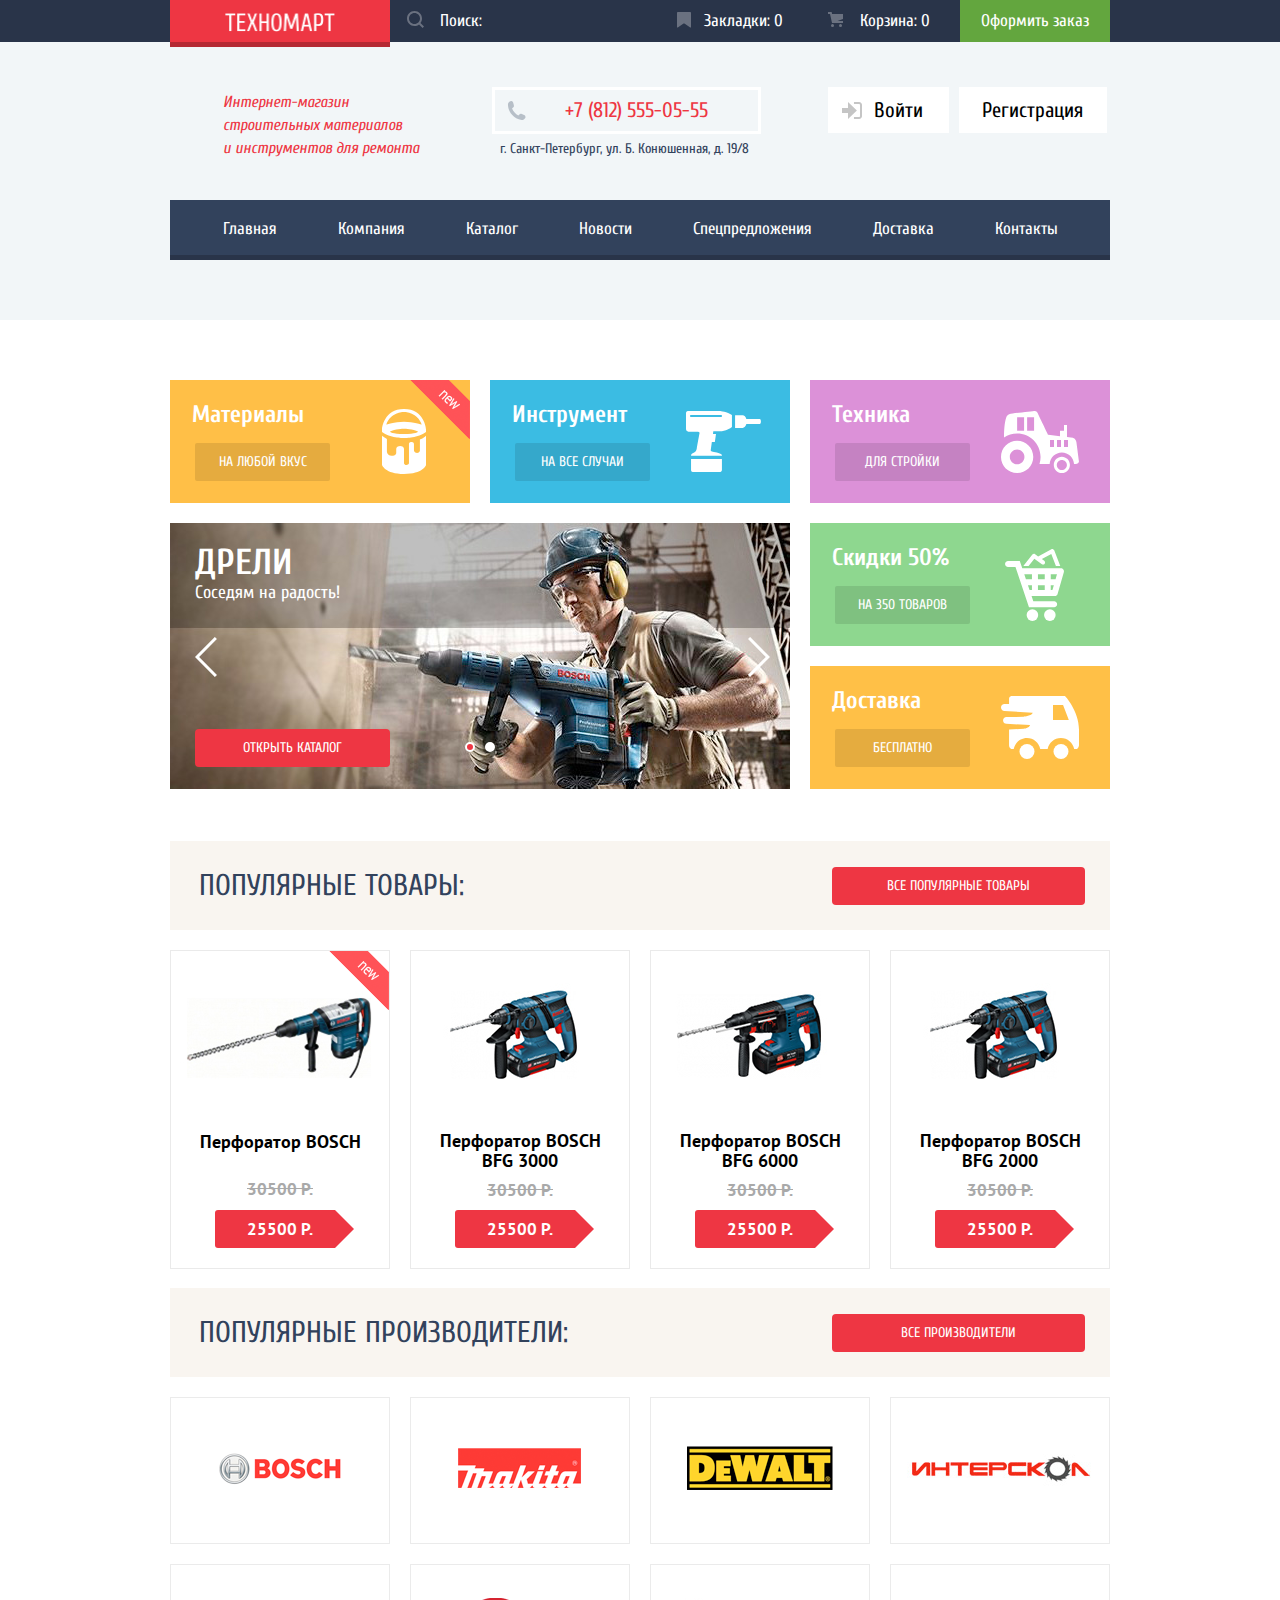
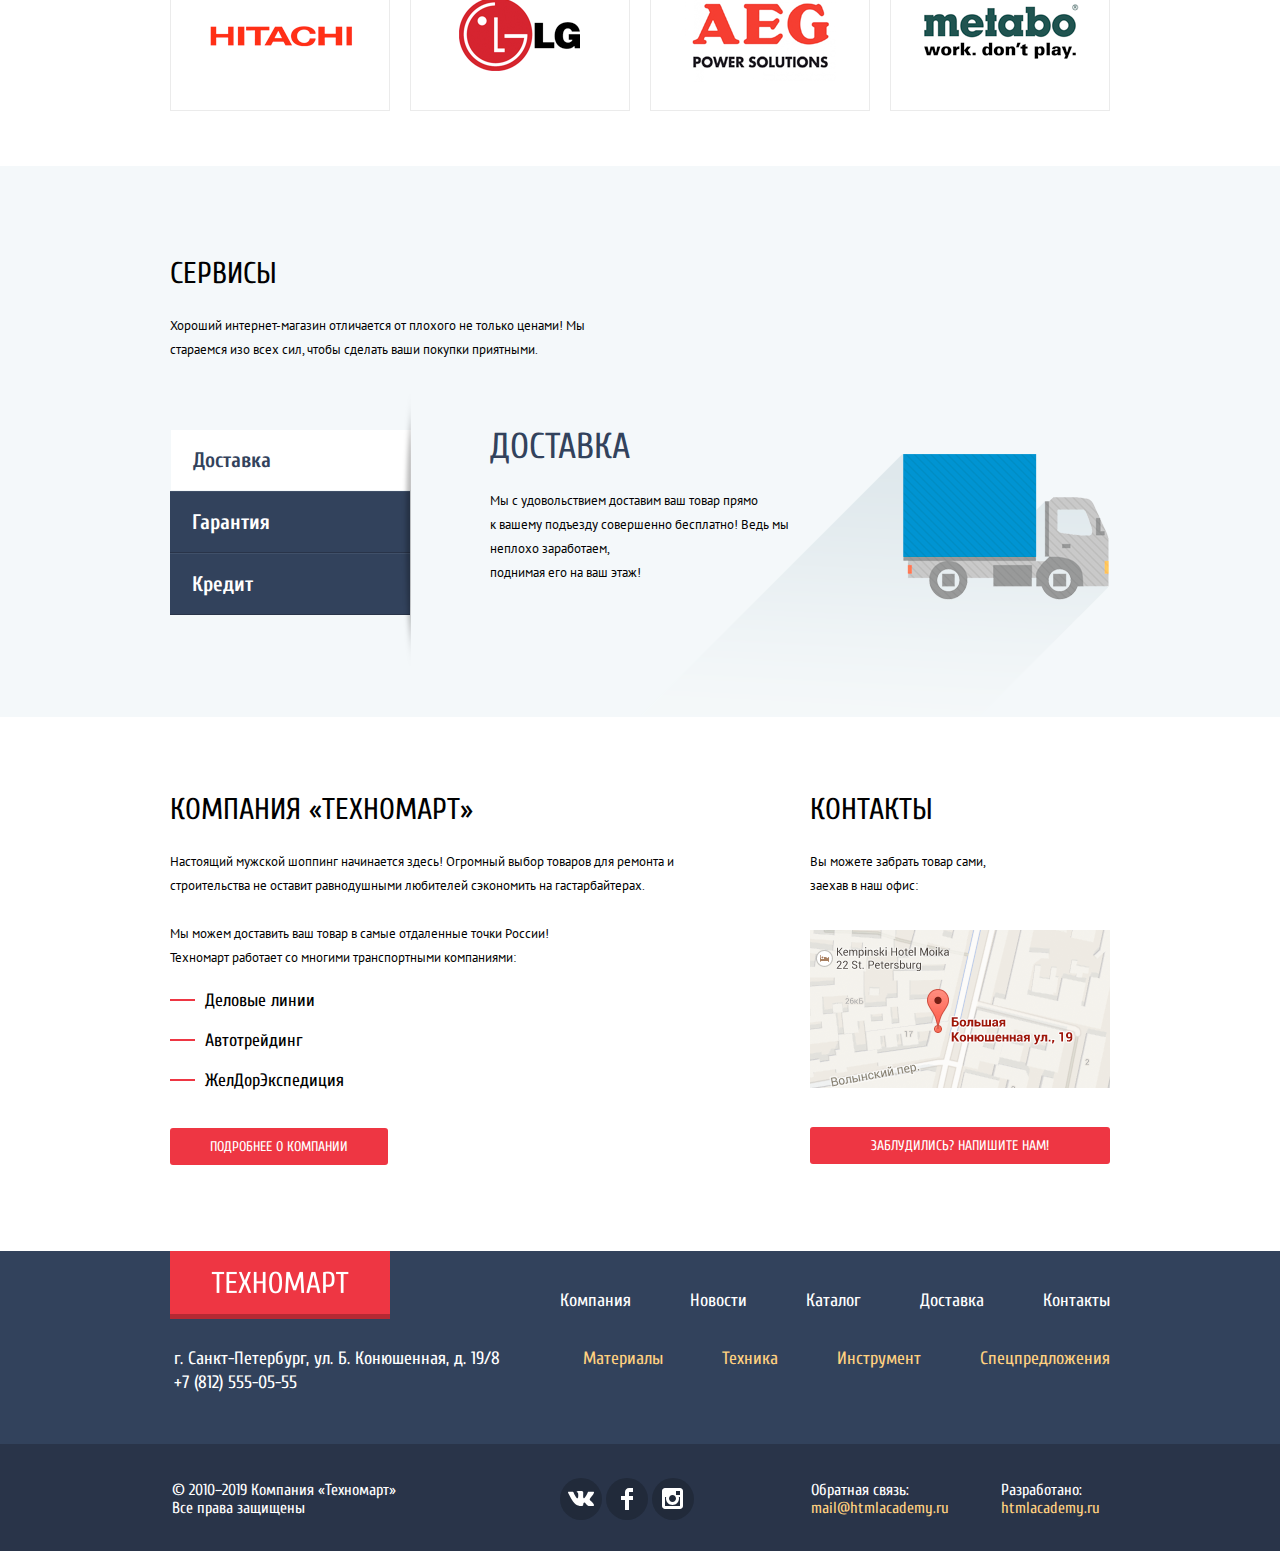
<file: index.html>
<!DOCTYPE html>
<html lang="ru">
  <head>
    <meta charset="utf-8">
    <title>HTML Academy: Техномарт</title>
    <link href="https://fonts.googleapis.com/css?family=Cuprum:400,400i,700%7CPT+Sans:400,700&display=swap&subset=cyrillic" rel="stylesheet">
    <link href="css/normalize.min.css" rel="stylesheet">
    <link href="css/style.min.css" rel="stylesheet">
  </head>
  <body>
    <header>
      <div class="header-top-container">
        <div class="header-top-line">
          <div class="logo-and-search">
            <a class="logo-header" href="index.html" aria-label="Логотип магазина Техномарт">
              <img src="img/logo-header.png" width="110" height="19" alt="Техномарт">
            </a>
            <form class="search-form" method="get" action="https://echo.htmlacademy.ru">
              <label class="visually-hidden" for="search">Поиск</label>
              <input type="search" id="search" placeholder="Поиск:">
              <button class="search-submit-btn" type="submit" aria-label="Поиск по сайту">
                <svg xmlns="http://www.w3.org/2000/svg" width="17px" height="17px" viewBox="0 0 17 17">
	                <path d="M17,15.586l-3.542-3.542C14.421,10.782,15,9.21,15,7.5C15,3.358,11.643,0,7.5,0C3.358,0,0,3.358,0,7.5
  		               C0,11.643,3.358,15,7.5,15c1.71,0,3.282-0.579,4.544-1.542L15.586,17L17,15.586z M2,7.5C2,4.467,4.467,2,7.5,2
  		               C10.532,2,13,4.467,13,7.5c0,3.032-2.468,5.5-5.5,5.5C4.467,13,2,10.532,2,7.5z">
                  </path>
                </svg>
              </button>

            </form>
          </div>
          <ul class="user-menu">
            <li><a class="user-menu-bookmarks-link" href="#">Закладки: 0</a></li>
            <li><a class="user-menu-cart-link" href="#">Корзина: 0</a></li>
            <li><a class="user-menu-order-link" href="#">Оформить заказ</a></li>
          </ul>
        </div>
      </div>
      <div class="header-mid-line">
        <p class="headline">
          Интернет-магазин строительных материалов и&nbsp;инструментов для ремонта
        </p>
        <div class="phone-and-address-containter">
          <a class="header-phone" href="tel:+78125550555" aria-label="телефон магазина Техномарт +78125550555">+7 (812) 555-05-55</a>
          <address class="header-address">г. Санкт-Петербург, ул. Б. Конюшенная, д. 19/8</address>
        </div>
        <ul class="profile-menu">
          <li class="login-item">
            <a class="login-link" href="#">
              <div class="login-icon">
                <svg version="1.1" id="Layer_1" xmlns="http://www.w3.org/2000/svg" x="0px" y="0px"
                	 width="20px" height="17px" viewBox="0 0 20 17" enable-background="new 0 0 20 17" xml:space="preserve">
                  <g>
                  	<polygon fill="#C5C5C5" points="14.875,8.5 6,0 6,6 0,6 0,11 6,11 6,17 	"></polygon>
                  </g>
                  <path fill="#C5C5C5" d="M16.986,15.01h-5.027V17h5.027c2.178,0,3.004-1.81,3.029-3.026V3.028C19.99,1.811,19.164,0,16.986,0h-5.027
                  	v1.99h5.027c0.839,0,0.992,0.681,1.01,1.057v10.904C17.979,14.327,17.825,15.01,16.986,15.01z"></path>
                </svg>
              </div>
              Войти
            </a>
          </li>
          <li class="registration-item">
            <a class="registration-link" href="#">Регистрация</a>
          </li>
        </ul>
      </div>
      <nav class="main-navigation">
        <ul class="site-navigation">
          <li><a href="index.html">Главная</a></li>
          <li><a href="#">Компания</a></li>
          <li><a href="catalog.html">Каталог</a></li>
          <li><a href="#">Новости</a></li>
          <li><a href="#">Спецпредложения</a></li>
          <li><a href="#">Доставка</a></li>
          <li><a href="#">Контакты</a></li>
        </ul>
      </nav>
    </header>
    <main>
      <h1 class="visually-hidden">Строительные материалы и инструменты</h1>

      <section class="product-category-section">
        <h2 class="visually-hidden">Категории товаров</h2>
        <ul class="main-product-category-list">
          <li class="main-product-category-materials">
            <p>Материалы</p>
            <a href="#" aria-label="Материалы">На любой вкус</a>
            <div class="flag flag-new">новинка</div>
          </li>
          <li class="main-product-category-instrument">
            <p>Инструмент</p>
            <a href="#" aria-label="Инструмент">На все случаи</a>
          </li>
          <li class="main-product-category-technique">
            <p>Техника</p>
            <a href="#" aria-label="Техника">Для стройки</a>
          </li>
        </ul>
      </section>
      <div class="special-offers-container">
        <section class="special-offers-slider-section">
          <h2 class="visually-hidden">Специальные предложения</h2>
          <input class="visually-hidden" type="radio" id="product-1" name="toggle" tabindex="-1" aria-label="первый слайд" checked>
          <input class="visually-hidden" type="radio" id="product-2" name="toggle" tabindex="-1" aria-label="второй слайд">
          <ul class="slider">
            <li class="slide-1">
              <h3>Дрели</h3>
              <p>Соседям на радость!</p>
              <img src="img/slider-drill.jpg" width="620" height="266" alt="Дрели">
            </li>
            <li class="slide-2">
              <h3>Перфораторы</h3>
              <p>Настоящие мужские игрушки</p>
              <img src="img/slider-perforator.jpg" width="620" height="266" alt="Перфораторы">
            </li>
          </ul>
          <button class="slider-btn-left" type="button" aria-label="Предыдущий слайд"></button>
          <button class="slider-btn-right" type="button" aria-label="Следующий слайд"></button>
          <a href="catalog.html">Открыть каталог</a>
          <div class="slider-controls">
            <label for="product-1">Первый слайд</label>
            <label for="product-2">Второй слайд</label>
          </div>
        </section>

        <ul class="special-offers-list">
          <li class="special-offer-discount">
            <p>Скидки 50%</p>
            <a href="#" aria-label="Скидки">На 350 товаров</a>
          </li>
          <li class="special-offer-delivery">
            <p>Доставка</p>
            <a href="#" aria-label="Доставка">Бесплатно</a>
          </li>
        </ul>

      </div>

      <section class="popular-products-section">
        <div class="main-section-heading-and-link-container">
          <h2 class="main-section-heading">Популярные товары:</h2>
          <a href="#">Все популярные товары</a>
        </div>
        <ul class="products-list pt-sans">
          <li>
            <img class="product-image" src="img/products/bosch-bfg-9000.jpg" width="218" height="170" alt="Перфоратор BOSCH BFG 9000">
            <div class="product-card-btns-container">
              <a class="btn-buy" tabindex="1">Купить</a>
              <a class="btn-bookmark">В закладки</a>
            </div>
            <h2 class="product-name">Перфоратор BOSCH </h2>
            <span class="old-price">30500 Р.</span>
            <span class="current-price">25500 Р.</span>
            <div class="flag flag-new">новинка</div>
          </li>
          <li>
            <img src="img/products/bosch-bfg-3000.jpg" width="218" height="170" alt="Перфоратор BOSCH BFG 3000">
            <div class="product-card-btns-container">
              <a class="btn-buy">Купить</a>
              <a class="btn-bookmark">В закладки</a>
            </div>
            <h2>Перфоратор BOSCH BFG 3000</h2>
            <span class="old-price">30500 Р.</span>
            <span class="current-price">25500 Р.</span>
          </li>
          <li>
            <img src="img/products/bosch-bfg-6000.jpg" width="218" height="170" alt="Перфоратор BOSCH BFG 6000">
            <div class="product-card-btns-container">
              <a class="btn-buy">Купить</a>
              <a class="btn-bookmark">В закладки</a>
            </div>
            <h2>Перфоратор BOSCH BFG 6000</h2>
            <span class="old-price">30500 Р.</span>
            <span class="current-price">25500 Р.</span>
          </li>
          <li>
            <img src="img/products/bosch-bfg-2000.jpg" width="218" height="170" alt="Перфоратор BOSCH BFG 2000">
            <div class="product-card-btns-container">
              <a class="btn-buy">Купить</a>
              <a class="btn-bookmark">В закладки</a>
            </div>
            <h2>Перфоратор BOSCH BFG 2000</h2>
            <span class="old-price">30500 Р.</span>
            <span class="current-price">25500 Р.</span>
          </li>
        </ul>
      </section>

      <section class="manufacturers-section">
        <div class="main-section-heading-and-link-container">
          <h2 class="main-section-heading">Популярные производители:</h2>
          <a href="#">Все производители</a>
        </div>
        <ul class="manufacturers">
          <li><a class="bosch" href="#" aria-label="Bosch"><img src="img/manufacturers/bosch.png" width="126" height="37" alt="Логотип Bosch"></a></li>
          <li><a class="makita" href="#" aria-label="Makita"><img src="img/manufacturers/makita.png" width="123" height="40" alt="Логотип Makita"></a></li>
          <li><a class="dewalt" href="#" aria-label="DeWalt"><img src="img/manufacturers/dewalt.png" width="146" height="44" alt="Логотип DeWalt"></a></li>
          <li><a class="interskol" href="#" aria-label="Интерскол"><img src="img/manufacturers/interskol.png" width="200" height="88" alt="Логотип Интерскол"></a></li>
          <li><a class="hitachi" href="#" aria-label="Hitachi"><img src="img/manufacturers/hitachi.png" width="169" height="31" alt="Логотип Hitachi"></a></li>
          <li><a class="lg" href="#" aria-label="LG"><img src="img/manufacturers/lg.png" width="121" height="73" alt="Логотип LG"></a></li>
          <li><a class="aeg" href="#" aria-label="AEG"><img src="img/manufacturers/aeg.png" width="151" height="96" alt="Логотип AEG"></a></li>
          <li><a class="metabo" href="#" aria-label="Metabo"><img src="img/manufacturers/metabo.png" width="204" height="69" alt="Логотип Metabo"></a></li>
        </ul>
      </section>

      <div class="services-container">
        <div class="services">
          <article class="services-article">
            <h2>Сервисы</h2>
            <p class="pt-sans">
              Хороший интернет-магазин отличается от плохого не только ценами!
              Мы стараемся изо всех сил, чтобы сделать ваши покупки приятными.
            </p>
          </article>
          <section class="buying-conditions-section">
            <h2 class="visually-hidden">Условия покупки</h2>
            <ul class="buying-conditions">
              <li class="active"><a href="#">Доставка</a></li>
              <li><a href="#">Гарантия</a></li>
              <li><a href="#">Кредит</a></li>
            </ul>
            <ul class="buying-conditions-tab-slides">
              <li class="delivery-slide">
                <h3>Доставка</h3>
                <p class="services-tab-description pt-sans">
                  Мы с удовольствием доставим ваш товар прямо <br>
                  к вашему подъезду совершенно бесплатно!
                  Ведь&nbsp;мы неплохо заработаем, <br>
                  поднимая его на ваш этаж!
                </p>
              </li>
              <li class="guarantee-slide">
                <h3>Гарантия</h3>
                <p class="guarantee-tab-description pt-sans">
                  Если купленный у нас товар поломается или заискрит, <br>
                  а также в случае пожара, спровоцированного его возгоранием,
                  вы всегда можете быть уверены в нашей гарантии. Мы обменяем
                  сгоревший товар на новый. <br>
                  Дом уж восстановите как-нибудь сами.
                </p>
              </li>
              <li class="credit-slide">
                <h3>Кредит</h3>
                <p class="credit-tab-description pt-sans">
                  Залезть в долговую яму стало проще! <br>
                  Кредитные консультанты придут вам на помощь.
                </p>
                <a class="send-credit-request" href="#">Отправить заявку</a>
              </li>
            </ul>
          </section>
        </div>
      </div>

      <div class="company-and-contacts-container">
        <section class="about-company-section">
          <h2>Компания &#171;техномарт&#187;</h2>
          <p class="about-first-paragraph pt-sans">
            Настоящий мужской шоппинг начинается здесь! Огромный выбор товаров для ремонта и
            строительства не оставит равнодушными любителей сэкономить на гастарбайтерах.
          </p>
          <p class="about-second-paragraph pt-sans">
            Мы можем доставить ваш товар в самые отдаленные точки России!
            Техномарт работает со многими транспортными компаниями:
          </p>
          <ul class="delivery-partners">
            <li>Деловые линии</li>
            <li>Автотрейдинг</li>
            <li>ЖелДорЭкспедиция</li>
          </ul>
          <a class="about-more-link" href="#">Подробнее о компании</a>
        </section>

        <section class="contacts-section">
          <h2>Контакты</h2>
          <p class="contacts-description pt-sans">
            Вы можете забрать товар сами,
            заехав в наш офис:
          </p>
          <a class="map-link" href="#" aria-label="карта проезда"><img src="img/address-map.png" width="300" height="158" alt="Карта проезда"></a>
          <a class="btn-reply" href="#">Заблудились? Напишите нам!</a>
        </section>
      </div>
    </main>
    <footer>
      <div class="footer-upper-part-container">
        <div class="footer-upper-part">
          <div class="footer-upper-first-line">
            <a class="logo-footer" href="index.html" aria-label="Логотип магазина Техномарт">
              <img src="img/logo-footer.png" width="138" height="23" alt="Техномарт">
            </a>
            <ul class="footer-site-navigation">
              <li><a href="#">Компания</a></li>
              <li><a href="#">Новости</a></li>
              <li><a href="catalog.html">Каталог</a></li>
              <li><a href="#">Доставка</a></li>
              <li><a href="#">Контакты</a></li>
            </ul>
          </div>
          <div class="footer-upper-second-line">
            <div class="footer-address-and-phone-container">
              <address class="footer-address">г. Санкт-Петербург, ул. Б. Конюшенная, д. 19/8</address>
              <a href="tel:+78125550555" aria-label="телефон магазина Техномарт +78125550555">+7 (812) 555-05-55</a>
            </div>
            <ul class="footer-product-category-navigation">
              <li><a href="#">Материалы</a></li>
              <li><a href="#">Техника</a></li>
              <li><a href="#">Инструмент</a></li>
              <li><a href="#">Спецпредложения</a></li>
            </ul>
          </div>
        </div>
      </div>
      <div class="footer-lower-containter">
        <div class="footer-lower-part">
          <div class="copyright">
            © 2010–2019 Компания «Техномарт»<br>
            Все права защищены
          </div>

        <ul class="social-icons">
          <li><a class="vk-icon-link" href="#" aria-label="Вконтакте"><span class="visually-hidden">Вконтакте</span></a></li>
          <li><a class="fb-icon-link" href="#" aria-label="Фейсбук"><span class="visually-hidden">Фейбук</span></a></li>
          <li><a class="insta-icon-link" href="#" aria-label="Инстаграм"><span class="visually-hidden">Инстаграм</span></a></li>
        </ul>
        <ul class="reply-and-developer-list">
          <li>
            Обратная связь:
            <a class="footer-reply-link" href="mailto:mail@htmlacademy.ru">mail@htmlacademy.ru</a>
          </li>
          <li>
            Разработано:
            <a class="developer-link" href="https://htmlacademy.ru/intensive/htmlcss">htmlacademy.ru</a>
          </li>
        </ul>
        </div>
      </div>
    </footer>

    <section class="modal modal-reply">
      <h2 class="visually-hidden">Форма отправки сообщения</h2>
      <form class="reply-form" action="https://echo.htmlacademy.ru" method="post">
        <label for="user-name">Ваше имя:</label>
        <label for="user-email">Ваш e-mail:</label>
        <input class="pt-sans" id="user-name" type="text" name="name" placeholder="Имя Фамилия">
        <input class="popup-email-input pt-sans" id="user-email" type="text" name="email" placeholder="email@example.com">
        <label for="user-text">Текст письма:</label>
        <textarea class="pt-sans" id="user-text" name="text" placeholder="В свободной форме"></textarea>
        <button class="modal-send" type="submit">Отправить</button>
        <button class="modal-close" type="button">
          <span class="visually-hidden">Закрыть</span>
        </button>
      </form>
    </section>

    <section class="modal modal-map">
      <h2 class="visually-hidden">Как до нас добраться</h2>
      <img src="img/address-map-big.png" width="940" height="446" alt="Офис компании по адресу ул. Большая Конюшенная 19/8, Санкт-Петербург">
      <iframe src="https://yandex.ru/map-widget/v1/-/CGDKzR2n" width="940" height="446" style="border: none"></iframe>
      <button class="modal-close map-close" type="button">
        <span class="visually-hidden">Закрыть</span>
      </button>
    </section>

    <section class="modal modal-product-added">
      <h2 class="modal-heading">Товар добавлен в корзину!</h2>
      <div class="modal-buttons">
        <a class="modal-order-btn" href="#">Оформить заказ</a>
        <a class="modal-continue-btn" href="#">Продолжить покупки</a>
      </div>
      <button class="modal-close" type="button">
        <span class="visually-hidden">Закрыть</span>
      </button>
    </section>

    <script src="js/scripts.min.js"></script>
  </body>
</html>
</file>
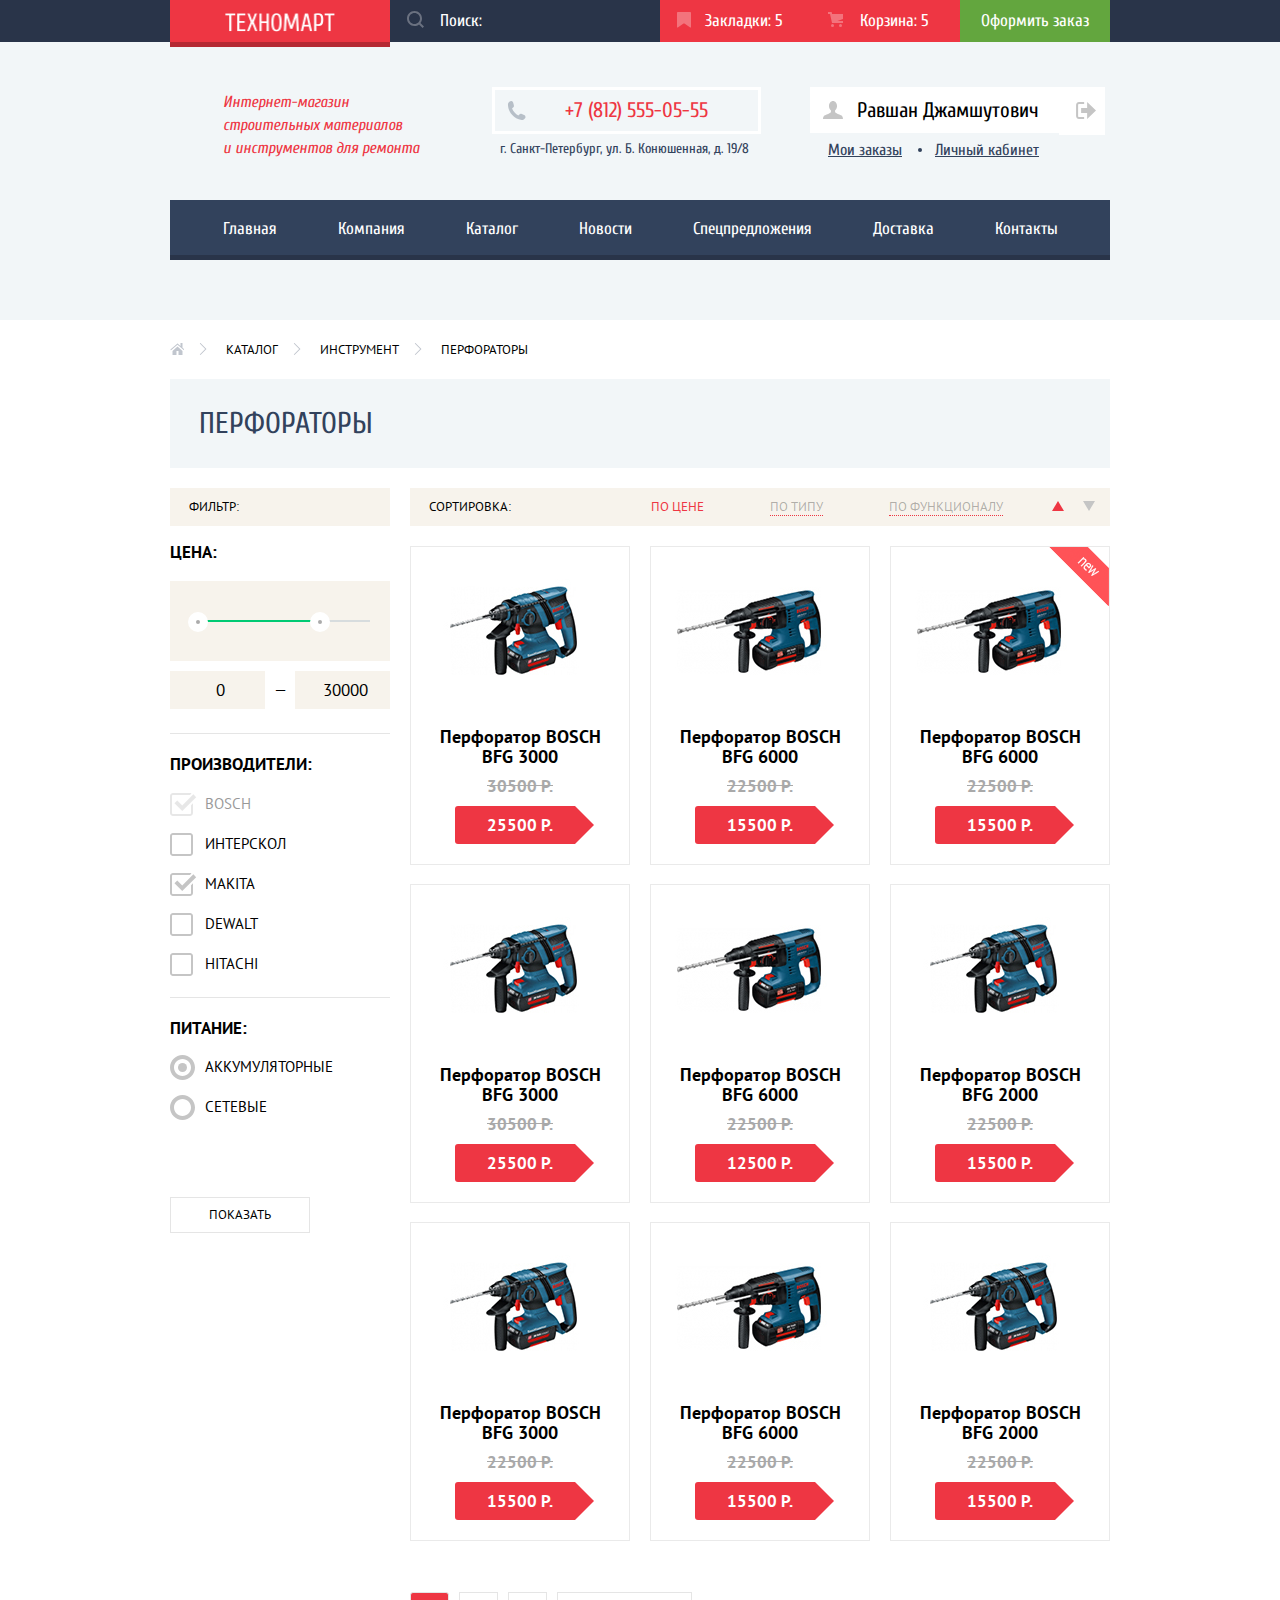
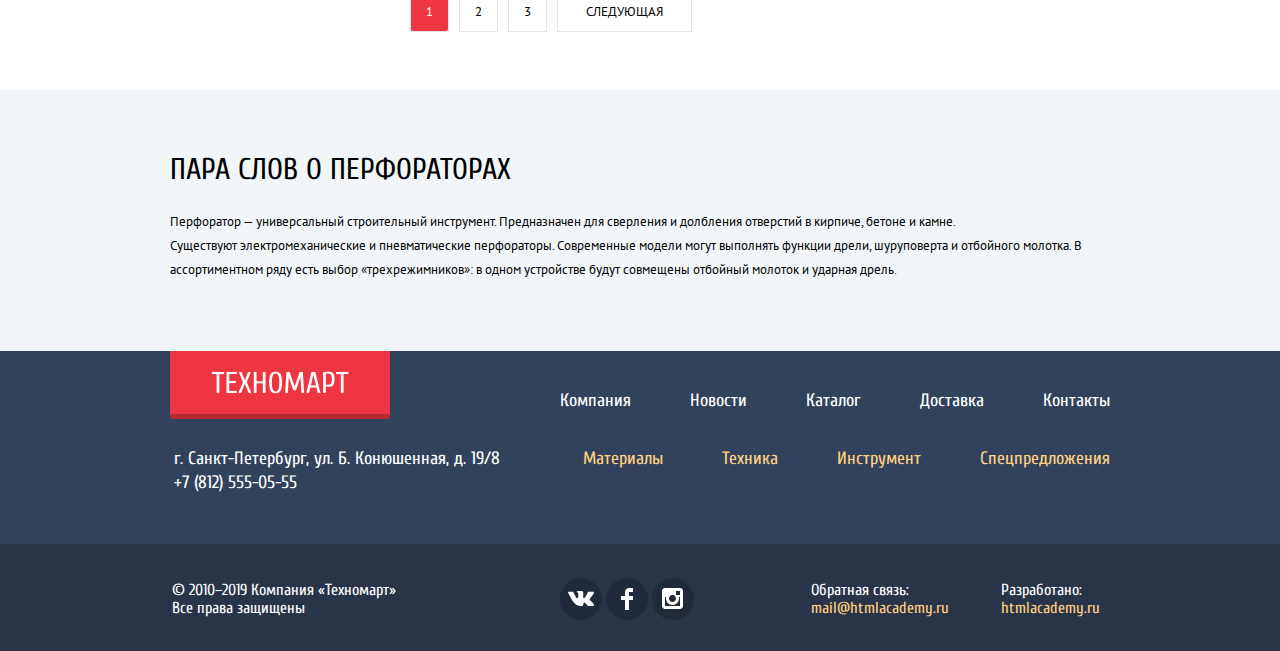
<file: catalog.html>
<!DOCTYPE html>
<html lang="ru">
  <head>
    <meta charset="utf-8">
    <title>HTML Academy: Техномарт</title>
    <link href="https://fonts.googleapis.com/css?family=Cuprum:400,400i,700%7CPT+Sans:400,700&display=swap&subset=cyrillic" rel="stylesheet">
    <link href="css/normalize.min.css" rel="stylesheet">
    <link href="css/style.min.css" rel="stylesheet">
  </head>
  <body>
    <header>
      <div class="header-top-container">
        <div class="header-top-line">
          <div class="logo-and-search">
            <a class="logo-header" href="index.html" aria-label="Логотип магазина Техномарт">
              <img src="img/logo-header.png" width="110" height="19" alt="Техномарт">
            </a>
            <form class="search-form" method="get" action="https://echo.htmlacademy.ru">
              <label class="visually-hidden" for="search">Поиск</label>
              <input type="search" id="search" placeholder="Поиск:">
              <button class="search-submit-btn" type="submit" aria-label="Поиск по сайту">
                <svg xmlns="http://www.w3.org/2000/svg" width="17px" height="17px" viewBox="0 0 17 17">
	                <path d="M17,15.586l-3.542-3.542C14.421,10.782,15,9.21,15,7.5C15,3.358,11.643,0,7.5,0C3.358,0,0,3.358,0,7.5
  		               C0,11.643,3.358,15,7.5,15c1.71,0,3.282-0.579,4.544-1.542L15.586,17L17,15.586z M2,7.5C2,4.467,4.467,2,7.5,2
  		               C10.532,2,13,4.467,13,7.5c0,3.032-2.468,5.5-5.5,5.5C4.467,13,2,10.532,2,7.5z">
                  </path>
                </svg>
              </button>

            </form>
          </div>
          <ul class="user-menu">
            <li><a class="user-menu-bookmarks-link bookmark-added" href="#">Закладки: 5</a></li>
            <li><a class="user-menu-cart-link basket-filled" href="#">Корзина: 5</a></li>
            <li><a class="user-menu-order-link" href="#">Оформить заказ</a></li>
          </ul>
        </div>
      </div>

      <div class="header-mid-line">
        <p class="headline">
          Интернет-магазин строительных материалов и&nbsp;инструментов для ремонта
        </p>
        <div class="phone-and-address-containter">
          <a class="header-phone" href="tel:+78125550555" aria-label="телефон магазина Техномарт +78125550555">+7 (812) 555-05-55</a>
          <address class="header-address">г. Санкт-Петербург, ул. Б. Конюшенная, д. 19/8</address>
        </div>
        <div class="auth-block">
          <ul class="profile-menu">
            <li class="user-name-item">
              <a class="user-name" href="#">
                <div class="user-icon">
                  <svg version="1.1" id="Layer_2" xmlns="http://www.w3.org/2000/svg" x="0px" y="0px"
                  	 width="20px" height="18px" viewBox="0 0 20 18" enable-background="new 0 0 20 18" xml:space="preserve">
                    <path fill="#C5C5C5" d="M17.881,14.166c-2.144-0.735-4.256-1.666-5.207-2.39c-0.657-0.501-0.77-1.618-0.517-2.415
                    	c1.118-0.903,1.864-2.477,1.864-4.278C14.021,2.276,12.221,0,10,0S5.979,2.276,5.979,5.083c0,1.801,0.746,3.374,1.863,4.277
                    	c0.253,0.798,0.141,1.915-0.517,2.416c-0.95,0.724-3.063,1.654-5.207,2.39S0,18,0,18h20C20,18,20.025,14.901,17.881,14.166z">
                    </path>
                  </svg>
                </div>
                <span class="user-name-span">Равшан Джамшутович</span>
              </a>
            </li>
            <li class="logout-link-item">
              <a class="logout-link" href="#">
              <span class="visually-hidden">Выход</span>
              <svg version="1.1" id="Layer_1" xmlns="http://www.w3.org/2000/svg" x="0px" y="0px"
              	 width="21px" height="17px" viewBox="0 0 21 17" enable-background="new 0 0 21 17" xml:space="preserve">
                <g>
                	<polygon fill="#C5C5C5" points="21,8.5 12.125,0 12.125,6 6.125,6 6.125,11 12.125,11 12.125,17 	"></polygon>
                	<path fill="#C5C5C5" d="M3.106,13.952V3.048c0.018-0.376,0.171-1.057,1.01-1.057h5.027V0H4.116C1.938,0,1.112,1.81,1.087,3.027
                		v10.946C1.112,15.189,1.938,17,4.116,17h5.027v-1.99H4.116C3.277,15.01,3.124,14.327,3.106,13.952z">
                  </path>
                </g>
              </svg>
              </a>
            </li>
          </ul>
          <ul class="profile-menu">
            <li><a class="my-orders-link" href="#">Мои заказы</a></li>
            <li class="profile-menu-account-item"><a class="account-link" href="#">Личный кабинет</a></li>
          </ul>
        </div>
    </div>

      <nav class="main-navigation">
        <ul class="site-navigation">
          <li><a href="index.html">Главная</a></li>
          <li><a href="#">Компания</a></li>
          <li><a href="catalog.html">Каталог</a></li>
          <li><a href="#">Новости</a></li>
          <li><a href="#">Спецпредложения</a></li>
          <li><a href="#">Доставка</a></li>
          <li><a href="#">Контакты</a></li>
        </ul>
      </nav>
    </header>
    <main>

      <ul class="breadcrumbs pt-sans">
        <li><a class="breadcrumbs-home-link" href="index.html"><span class="visually-hidden">Главная</span></a></li>
        <li><a href="catalog.html">Каталог</a></li>
        <li><a href="#">Инструмент</a></li>
        <li><a href="#">Перфораторы</a></li>
      </ul>

      <section class="perforator-catalog-section">
        <div class="main-section-heading-and-link-container perforator-heading-container">
          <h1 class="main-section-heading perforator-heading">Перфораторы</h1>
        </div>
        <div class="filter-and-products-container">
          <section class="filter-section">
            <h2 class="filter-heading pt-sans">Фильтр:</h2>
            <form method="get" action="https://echo.htmlacademy.ru">
              <fieldset class="filter-fieldset">
                <legend class="pt-sans">Цена:</legend>
                <div class="filter-range-container">
                  <div class="range-controls">
                    <div class="scale">
                      <div class="bar"></div>
                    </div>
                    <div class="toggle toggle-min"></div>
                    <div class="toggle toggle-max"></div>
                  </div>
                </div>
                <div class="price-controls">
                  <label class="visually-hidden" for="min-price">Минимальная цена</label>
                  <label class="visually-hidden" for="max-price">Максимальная цена</label>
                  <input class="min-price pt-sans" name="min-price" id="min-price" type="text" value="0">
                  <span class="filter-range-between pt-sans">—</span>
                  <input class="pt-sans" name="max-price" id="max-price" type="text" value="30000">
                </div>
              </fieldset>
              <hr class="filter-manufacturers-block-top">
              <fieldset class="manufacturers-filter-fieldset">
                <legend class="pt-sans">Производители:</legend>
                <ul class="filter-manufacturers-list pt-sans">
                  <li>
                    <input class="visually-hidden" type="checkbox" name="manufacturers-bosch" value="Bosch" id="Bosch" checked disabled>
                    <label for="Bosch"><span>Bosch</span></label>
                  </li>
                  <li>
                    <input class="visually-hidden" type="checkbox" name="manufacturers-interskol" value="Интерскол" id="Interskol">
                    <label for="Interskol"><span>Интерскол</span></label>
                  </li>
                  <li>
                    <input class="visually-hidden" type="checkbox" name="manufacturers-makita" value="Makita" id="Makita" checked>
                    <label for="Makita"><span>Makita</span></label>
                  </li>
                  <li>
                    <input class="visually-hidden" type="checkbox" name="manufacturers-dewalt" value="DeWalt" id="Dewalt">
                    <label for="Dewalt"><span>DeWalt</span></label>
                  </li>
                  <li>
                    <input class="visually-hidden" type="checkbox" name="manufacturers-hitachi" value="Hitachi" id="Hitachi">
                    <label for="Hitachi"><span>Hitachi</span></label>
                  </li>
                </ul>
              </fieldset>
              <hr class="filter-manufacturers-block-bottom">
              <fieldset class="supply-filter-fieldset">
                <legend class="supply-legend pt-sans">Питание:</legend>
                <ul class="filter-supply-list pt-sans">
                  <li>
                    <input class="visually-hidden" type="radio" name="product-by-supply-group" value="Аккумуляторные" id="Battery" checked>
                    <label for="Battery"><span>Аккумуляторные</span></label>
                  </li>
                  <li>
                    <input class="visually-hidden" type="radio" name="product-by-supply-group" value="Сетевые" id="Network">
                    <label for="Network"><span>Сетевые</span></label>
                  </li>
                </ul>
              </fieldset>
              <button class="filter-submit-btn pt-sans" type="submit">Показать</button>
            </form>
          </section>

          <div class="sorting-and-products-container">
            <div class="sorting">
              <h2 class="sorting-heading pt-sans">Сортировка:</h2>
              <ul class="sorting-options-list pt-sans">
                <li><a class="active" href="#">По цене</a></li>
                <li><a href="#">По типу</a></li>
                <li><a href="#">По функционалу</a></li>
              </ul>
              <ul class="sorting-up-down-list">
                <li><a class="sorting-up active" href="#" aria-label="По возрастанию"><span class="visually-hidden">up</span></a></li>
                <li><a class="sorting-down" href="#" aria-label="По убыванию"><span class="visually-hidden">down</span></a></li>
              </ul>
            </div>
            <ul class="products-list-catalog-page pt-sans">
              <li>
                  <img class="product-image" src="img/products/bosch-bfg-3000.jpg" width="218" height="170" alt="Перфоратор BOSCH BFG 3000">
                  <div class="product-card-btns-container">
                    <a class="btn-buy">Купить</a>
                    <a class="btn-bookmark">В закладки</a>
                  </div>
                  <h2 class="product-name">Перфоратор BOSCH BFG 3000</h2>
                  <span class="old-price">30500 Р.</span>
                  <span class="current-price">25500 Р.</span>
              </li>
              <li>
                  <img class="product-image" src="img/products/bosch-bfg-6000.jpg" width="218" height="170" alt="Перфоратор BOSCH BFG 6000">
                  <div class="product-card-btns-container">
                    <a class="btn-buy">Купить</a>
                    <a class="btn-bookmark">В закладки</a>
                  </div>
                  <h2 class="product-name">Перфоратор BOSCH BFG 6000</h2>
                  <span class="old-price">22500 Р.</span>
                  <span class="current-price">15500 Р.</span>
              </li>
              <li>
                  <img class="product-image" src="img/products/bosch-bfg-6000.jpg" width="218" height="170" alt="Перфоратор BOSCH BFG 6000">
                  <div class="product-card-btns-container">
                    <a class="btn-buy">Купить</a>
                    <a class="btn-bookmark">В закладки</a>
                  </div>
                  <h2 class="product-name">Перфоратор BOSCH BFG 6000</h2>
                  <span class="old-price">22500 Р.</span>
                  <span class="current-price">15500 Р.</span>
                  <div class="flag flag-new">новинка</div>
              </li>
              <li>
                  <img class="product-image" src="img/products/bosch-bfg-3000.jpg" width="218" height="170" alt="Перфоратор BOSCH BFG 3000">
                  <div class="product-card-btns-container">
                    <a class="btn-buy">Купить</a>
                    <a class="btn-bookmark">В закладки</a>
                  </div>
                  <h2 class="product-name">Перфоратор BOSCH BFG 3000</h2>
                  <span class="old-price">30500 Р.</span>
                  <span class="current-price">25500 Р.</span>
              </li>
              <li>
                  <img class="product-image" src="img/products/bosch-bfg-6000.jpg" width="218" height="170" alt="Перфоратор BOSCH BFG 6000">
                  <div class="product-card-btns-container">
                    <a class="btn-buy">Купить</a>
                    <a class="btn-bookmark">В закладки</a>
                  </div>
                  <h2 class="product-name">Перфоратор BOSCH BFG 6000</h2>
                  <span class="old-price">22500 Р.</span>
                  <span class="current-price">12500 Р.</span>
              </li>
              <li>
                  <img class="product-image" src="img/products/bosch-bfg-2000.jpg" width="218" height="170" alt="Перфоратор BOSCH BFG 2000">
                  <div class="product-card-btns-container">
                    <a class="btn-buy">Купить</a>
                    <a class="btn-bookmark">В закладки</a>
                  </div>
                  <h2 class="product-name">Перфоратор BOSCH BFG 2000</h2>
                  <span class="old-price">22500 Р.</span>
                  <span class="current-price">15500 Р.</span>
              </li>
              <li>
                  <img class="product-image" src="img/products/bosch-bfg-3000.jpg" width="218" height="170" alt="Перфоратор BOSCH BFG 3000">
                  <div class="product-card-btns-container">
                    <a class="btn-buy">Купить</a>
                    <a class="btn-bookmark">В закладки</a>
                  </div>
                  <h2 class="product-name">Перфоратор BOSCH BFG 3000</h2>
                  <span class="old-price">22500 Р.</span>
                  <span class="current-price">15500 Р.</span>
              </li>
              <li>
                  <img class="product-image" src="img/products/bosch-bfg-6000.jpg" width="218" height="170" alt="Перфоратор BOSCH BFG 6000">
                  <div class="product-card-btns-container">
                    <a class="btn-buy">Купить</a>
                    <a class="btn-bookmark">В закладки</a>
                  </div>
                  <h2 class="product-name">Перфоратор BOSCH BFG 6000</h2>
                  <span class="old-price">22500 Р.</span>
                  <span class="current-price">15500 Р.</span>
              </li>
              <li>
                  <img class="product-image" src="img/products/bosch-bfg-2000.jpg" width="218" height="170" alt="Перфоратор BOSCH BFG 2000">
                  <div class="product-card-btns-container">
                    <a class="btn-buy">Купить</a>
                    <a class="btn-bookmark">В закладки</a>
                  </div>
                  <h2 class="product-name">Перфоратор BOSCH BFG 2000</h2>
                  <span class="old-price">22500 Р.</span>
                  <span class="current-price">15500 Р.</span>
              </li>
            </ul>
            <ul class="pagination-list pt-sans">
              <li><a class="current" href="#">1</a></li>
              <li><a href="#">2</a></li>
              <li><a href="#">3</a></li>
              <li><a class="pagination-next-btn" href="#">Следующая</a></li>
            </ul>
          </div>
        </div>
      </section>
      <div class="perforators-article-container">
      <article class="perforators-article">
        <h2>Пара слов о перфораторах</h2>
        <p class="pt-sans">
          Перфоратор — универсальный строительный инструмент. Предназначен для сверления и долбления отверстий в кирпиче, бетоне и камне.<br>
          Существуют электромеханические и пневматические перфораторы. Современные модели могут выполнять функции дрели, шуруповерта и отбойного молотка. В
          ассортиментном ряду есть выбор «трехрежимников»: в одном устройстве будут совмещены отбойный молоток и ударная дрель.
        </p>
      </article>
      </div>
      </main>
      <footer>
        <div class="footer-upper-part-container">
          <div class="footer-upper-part">
            <div class="footer-upper-first-line">
              <a class="logo-footer" href="index.html" aria-label="Логотип магазина Техномарт">
                <img src="img/logo-footer.png" width="138" height="23" alt="Техномарт">
              </a>
              <ul class="footer-site-navigation">
                <li><a href="company.html">Компания</a></li>
                <li><a href="news.html">Новости</a></li>
                <li><a href="catalog.html">Каталог</a></li>
                <li><a href="delivery.html">Доставка</a></li>
                <li><a href="contacts.html">Контакты</a></li>
              </ul>
            </div>
            <div class="footer-upper-second-line">
              <div class="footer-address-and-phone-container">
                <address class="footer-address">г. Санкт-Петербург, ул. Б. Конюшенная, д. 19/8</address>
                <a href="tel:+78125550555" aria-label="телефон магазина Техномарт +78125550555">+7 (812) 555-05-55</a>
              </div>
              <ul class="footer-product-category-navigation">
                <li><a href="materials.html">Материалы</a></li>
                <li><a href="technique.html">Техника</a></li>
                <li><a href="instrument.html">Инструмент</a></li>
                <li><a href="special-offers.html">Спецпредложения</a></li>
              </ul>
            </div>
          </div>
        </div>
        <div class="footer-lower-containter">
          <div class="footer-lower-part">
            <div class="copyright">
              © 2010–2019 Компания «Техномарт»<br>
              Все права защищены
            </div>

          <ul class="social-icons">
            <li><a class="vk-icon-link" href="#" aria-label="Вконтакте"><span class="visually-hidden">Вконтакте</span></a></li>
            <li><a class="fb-icon-link" href="#" aria-label="Фейсбук"><span class="visually-hidden">Фейбук</span></a></li>
            <li><a class="insta-icon-link" href="#" aria-label="Инстаграм"><span class="visually-hidden">Инстаграм</span></a></li>
          </ul>
          <ul class="reply-and-developer-list">
            <li>
              Обратная связь:
              <a class="footer-reply-link" href="mailto:mail@htmlacademy.ru">mail@htmlacademy.ru</a>
            </li>
            <li>
              Разработано:
              <a class="developer-link" href="https://htmlacademy.ru/intensive/htmlcss">htmlacademy.ru</a>
            </li>
          </ul>
          </div>
        </div>
      </footer>

      <section class="modal modal-reply">
        <h2 class="visually-hidden">Форма отправки сообщения</h2>
        <form class="reply-form" action="https://echo.htmlacademy.ru" method="post">
          <label for="user-name">Ваше имя:</label>
          <label for="user-email">Ваш e-mail:</label>
          <input id="user-name" type="text" name="name" placeholder="Представтесь, пожалуйста">
          <input class="popup-email-input" id="user-email" type="text" name="email" placeholder="email@example.com">
          <label for="user-text">Текст письма:</label>
          <textarea id="user-text" name="text" placeholder="В свободной форме"></textarea>
          <button class="modal-send" type="submit">Отправить</button>
          <button class="modal-close" type="button">
            <span class="visually-hidden">Закрыть</span>
          </button>
        </form>
      </section>

      <section class="modal modal-map">
        <h2 class="visually-hidden">Как до нас добраться</h2>
        <img src="img/address-map-big.png" width="940" height="446" alt="Офис компании по адресу ул. Большая Конюшенная 19/8, Санкт-Петербург">
        <iframe src="https://yandex.ru/map-widget/v1/-/CGDKzR2n" width="940" height="446"></iframe>
        <button class="modal-close" type="button">
          <span class="visually-hidden">Закрыть</span>
        </button>
      </section>

      <section class="modal modal-product-added">
        <h2 class="modal-heading">Товар добавлен в корзину</h2>
        <div class="modal-buttons">
          <a class="modal-order-btn" href="#">Оформить заказ</a>
          <a class="modal-continue-btn" href="#">Продолжить покупки</a>
        </div>
        <button class="modal-close" type="button">
          <span class="visually-hidden">Закрыть</span>
        </button>
      </section>

      <script src="js/scripts.min.js"></script>
    </body>
  </html>
</file>
<file: css/style.min.css>
@-webkit-keyframes bounce{0%{-webkit-transform:translateY(-2000px);transform:translateY(-2000px)}70%{-webkit-transform:translateY(30px);transform:translateY(30px)}90%{-webkit-transform:translateY(-10px);transform:translateY(-10px)}to{-webkit-transform:translateY(0);transform:translateY(0)}}@keyframes bounce{0%{-webkit-transform:translateY(-2000px);transform:translateY(-2000px)}70%{-webkit-transform:translateY(30px);transform:translateY(30px)}90%{-webkit-transform:translateY(-10px);transform:translateY(-10px)}to{-webkit-transform:translateY(0);transform:translateY(0)}}@-webkit-keyframes shake{0%,to{-webkit-transform:translateX(0);transform:translateX(0)}10%,30%,50%,70%,90%{-webkit-transform:translateX(-10px);transform:translateX(-10px)}20%,40%,60%,80%{-webkit-transform:translateX(10px);transform:translateX(10px)}}@keyframes shake{0%,to{-webkit-transform:translateX(0);transform:translateX(0)}10%,30%,50%,70%,90%{-webkit-transform:translateX(-10px);transform:translateX(-10px)}20%,40%,60%,80%{-webkit-transform:translateX(10px);transform:translateX(10px)}}.pt-sans,body{line-height:24px}body{margin:0;padding:0;font-family:"Cuprum",Arial,sans-serif;font-size:18px;font-weight:400;color:#000;background-color:#fff}*,::after,::before{-webkit-box-sizing:inherit;box-sizing:inherit}html{-webkit-box-sizing:border-box;box-sizing:border-box}header{display:-webkit-box;display:-ms-flexbox;display:flex;-webkit-box-orient:vertical;-webkit-box-direction:normal;-ms-flex-direction:column;flex-direction:column;background-color:#f2f6f8}.pt-sans{font-family:"PT Sans",Arial,sans-serif;font-size:13px}a{text-decoration:none;color:#fff}.visually-hidden{position:absolute;z-index:-1;width:.1px;height:.1px;margin:0;padding:0;border:0;font-size:.1px;white-space:nowrap;color:transparent;clip-path:inset(100%);clip:rect(0 0 0 0)}.header-top-container{-ms-flex-wrap:wrap;flex-wrap:wrap;margin-bottom:45px;background-color:#293449}.header-top-container,.header-top-line,.logo-and-search{display:-webkit-box;display:-ms-flexbox;display:flex}.header-top-line{-webkit-box-align:center;-ms-flex-align:center;align-items:center;width:940px;margin:auto;font-size:17px;line-height:18px}.logo-and-search{height:100%}.logo-header{display:inline-block;background-color:#ee3643;width:220px;text-align:center;vertical-align:middle;padding-top:13px;padding-bottom:11px;margin-bottom:-5px;-webkit-box-shadow:inset 0 -5px 0 0 rgba(0,0,0,.24);box-shadow:inset 0 -5px 0 0 rgba(0,0,0,.24)}.logo-footer:hover,.logo-header:hover{background-color:#ca2c37}.logo-footer:active,.logo-footer:focus,.logo-header:active,.logo-header:focus{background-color:#ba2732}.search-form{display:-webkit-box;display:-ms-flexbox;display:flex;-webkit-box-orient:horizontal;-webkit-box-direction:reverse;-ms-flex-direction:row-reverse;flex-direction:row-reverse;width:270px}input[type=search]{display:inline-block;font-size:17px;line-height:18px;width:222px;border:0;vertical-align:middle;color:#fff;background-color:#293449}input[type=search]:-moz-placeholder,input[type=search]:-ms-input-placeholder,input[type=search]::-moz-placeholder,input[type=search]::-ms-input-placeholder{margin-bottom:10px;font-size:17px;line-height:18px;color:#fff}input[type=search]:-moz-placeholder,input[type=search]:-ms-input-placeholder,input[type=search]::-moz-placeholder,input[type=search]::-ms-input-placeholder,input[type=search]::placeholder{margin-bottom:10px;font-size:17px;line-height:18px;color:#fff}input[type=search]::-webkit-input-placeholder{color:#fff}input[type=search]::-webkit-search-cancel-button{display:none}.search-form:hover path{fill:#fff}.search-form:hover input[type=search]:not(:focus){background-color:#212a3a;color:#fff}.search-form:hover .search-submit-btn{background-color:#212a3a}input[type=search]:focus,input[type=search]:focus:hover{width:222px;outline:0;background-color:#fff;color:#000}.search-submit-btn{width:48px;padding:8px 0 6px 3px;outline:0;border:0;background-color:transparent}.search-submit-btn path{fill:#6a7180}.search-submit-btn:focus,input[type=search]:focus+.search-submit-btn,input[type=search]:focus:hover+.search-submit-btn{background-color:#fff}input[type=search]:focus+.search-submit-btn path{fill:red}.header-mid-container,.header-mid-line{display:-webkit-box;display:-ms-flexbox;display:flex}.header-mid-line{-webkit-box-pack:start;-ms-flex-pack:start;justify-content:flex-start;-webkit-box-align:start;-ms-flex-align:start;align-items:flex-start;-ms-flex-line-pack:start;align-content:flex-start;margin:auto auto 39px;width:940px}.headline{margin:4px 72px 0 53px;width:197px;font-size:16px;font-style:italic;line-height:23px;color:#ee3643}.phone-and-address-containter{display:inline-block;vertical-align:middle}.header-address{margin-left:8px;margin-top:3px;font-size:14px;color:#32425c}.header-phone{display:block;padding:10px 50px 10px 70px;font-size:21px;line-height:21px;text-align:center;border:3px solid #fff;color:#ee3643;background:url(../img/icon-phone.svg) no-repeat;background-position:5% 50%}.auth-block{margin-left:49px}.profile-menu{display:-webkit-box;display:-ms-flexbox;display:flex;position:relative;padding:0;list-style:none}.profile-menu a{display:block;padding:12px 20px 12px 47px;margin-left:0;font-size:21px;line-height:21px;color:#000;background-color:#fff}.login-item a{padding:13px 25px 12px 46px}.login-item{width:121px;margin-left:67px;position:relative}.registration-item{margin-left:10px}.registration-item a{padding:13px 24px 12px 23px}.login-icon{position:absolute;left:14px;top:13px;margin-top:2px;vertical-align:middle}.user-name-item{position:relative}.user-name-span{display:inline-block;vertical-align:top;padding-top:1px}.user-icon{display:inline-block;position:absolute;left:13px;margin-top:2px;vertical-align:middle}.profile-menu path,.profile-menu polygon{fill:#c5c5c5}.profile-menu a:hover{color:#ee3643}.login-link:focus path,.login-link:focus polygon,.login-link:hover path,.login-link:hover polygon,.logout-link:focus path,.logout-link:focus polygon,.logout-link:hover path,.logout-link:hover polygon,.user-name:focus path,.user-name:hover path{fill:#32425c}a.user-name:hover{color:#000}.account-link:active,.account-link:active:hover,.login-link:active,.login-link:active:hover,.logout-link:active,.my-orders-link:active,.my-orders-link:active:hover,.registration-link:active,.registration-link:active:hover,.user-name:active span{color:#000;opacity:.3}.login-link:active path,.login-link:active polygon,.logout-link:active path,.logout-link:active polygon,.user-name:active path{fill:#c5c5c5}.logout-link-item{text-align:right}a.logout-link{display:inline-block;vertical-align:middle;padding-left:16px;padding-right:9px;padding-top:15px}a.account-link,a.my-orders-link{padding:0;margin-top:6px;font-size:16px;line-height:18px;text-decoration:underline;color:#32425c;background-color:transparent}a.my-orders-link{margin-right:10px;margin-left:18px}a.account-link{margin-left:23px}.profile-menu-account-item::before{content:"";position:absolute;bottom:7px;left:108px;width:4px;height:4px;margin-top:13px;border-radius:50%;background-color:#32425c;pointer-events:none}.user-menu{display:-webkit-box;display:-ms-flexbox;display:flex;padding:0;list-style:none}.user-menu li{width:150px}.user-menu li:last-child{display:inline-block;vertical-align:middle;margin-right:0}.user-menu a{display:inline-block;padding:12px 20px 12px 37px;width:150px;text-align:center;vertical-align:middle;font-size:17px;line-height:18px}.user-menu a:hover{background-color:#212a3a}.user-menu a:active{background-color:#161d29;opacity:.6}.user-menu-bookmarks-link{position:relative}.user-menu-bookmarks-link::before,.user-menu-cart-link::before{content:"";position:absolute;left:17px;width:14px;height:16px;background-image:url(../img/icon-bookmark.svg);background-repeat:no-repeat;background-position:0 50%;opacity:.3}a.user-menu-bookmarks-link.bookmark-added,a.user-menu-cart-link.basket-filled{background-color:#ee3643}a.user-menu-cart-link{position:relative;padding-left:39px}.user-menu-cart-link::before{left:18px;width:15px;height:15px;background-image:url(../img/cart-icon.svg)}.user-menu-bookmarks-link:hover::before,.user-menu-cart-link:hover::before{opacity:1}.user-menu-bookmarks-link:active::before,.user-menu-cart-link:active::before{opacity:.5}a.user-menu-order-link{display:inline-block;vertical-align:middle;min-height:42px;padding:12px 0 8px;background-color:#63a63e}a.user-menu-order-link:hover{background-color:#5fbb2d}a.user-menu-order-link:active{background-color:#518534}.main-navigation,.site-navigation{display:-webkit-box;display:-ms-flexbox;display:flex;-ms-flex-wrap:wrap;flex-wrap:wrap;width:940px}.main-navigation{min-height:55px;margin:auto auto 60px;font-size:17px;line-height:17px;background-color:#32425c;-webkit-box-shadow:inset 0 -5px 0 0 #293449;box-shadow:inset 0 -5px 0 0 #293449}.site-navigation{-webkit-box-pack:center;-ms-flex-pack:center;justify-content:center;-webkit-box-align:center;-ms-flex-align:center;align-items:center;padding:0;min-height:60px;list-style:none}.site-navigation li{margin-left:6px;margin-right:5px}.site-navigation a{display:block;height:100%;padding:19px 25px 18px;margin-bottom:5px}.site-navigation a:focus,.site-navigation a:hover{background-color:#293449}.site-navigation a:active{opacity:.5;background-color:#1d2739}.breadcrumbs{display:-webkit-box;display:-ms-flexbox;display:flex;-webkit-box-pack:start;-ms-flex-pack:start;justify-content:flex-start;width:940px;margin:19px auto 16px;padding:0;list-style:none}.breadcrumbs li{padding-left:0;padding-right:18px}.breadcrumbs li:not(:last-child)::after{content:"";display:inline-block;vertical-align:top;height:20px;width:10px;background:url(../img/breadcrumb-icon-right-small.svg) no-repeat 50% 50%}.breadcrumbs a,.price-controls input,span.filter-range-between{display:inline-block;vertical-align:middle;line-height:18px}.breadcrumbs a{margin-right:14px;min-height:21px;font-size:13px;text-transform:uppercase;color:#000}.breadcrumbs-home-link{width:14px;height:100%;padding-left:0;background:url(../img/icon-home.svg) no-repeat 50% 25%}.filter-and-products-container,.filter-section{display:-webkit-box;display:-ms-flexbox;display:flex}.filter-and-products-container{margin:auto;width:940px}.filter-section{-webkit-box-orient:vertical;-webkit-box-direction:normal;-ms-flex-direction:column;flex-direction:column;width:220px;margin-right:20px}.filter-heading,.sorting-heading{padding:10px 0 10px 19px;font-size:13px;line-height:18px;font-weight:400;text-transform:uppercase;background-color:#f7f3ec}.sorting-heading{margin:0}.filter-heading{margin:0 0 11px}fieldset{border:0;margin:0;padding:0}legend.pt-sans{margin-bottom:14px;font-size:17px;line-height:30px;text-transform:uppercase;font-weight:700}.filter-range-container{margin-bottom:10px;text-align:center;background-color:#f7f3ec}.range-controls{position:relative;height:80px;padding-top:39px;padding-right:20px;padding-left:20px;background-color:#f7f3ec;border-radius:5px}.range-controls .scale{height:2px;background:#d7dcde}.range-controls .bar{width:70%;height:2px;background:#00ca74}.range-controls .toggle{position:absolute;top:31px;left:0;width:20px;height:20px;padding:0;border:8px solid #fff;background-color:#ababab;border-radius:50%;cursor:pointer}.range-controls .toggle-min{left:18px}.range-controls .toggle-max{left:140px}.price-controls{background-color:#f7f3ec;margin-bottom:15px}.price-controls input{width:90px;min-height:37px;padding:0;border:0;text-align:center;font-size:17px;background-color:#f7f3ec}input.min-price{padding-left:10px}span.filter-range-between{width:30px;padding-top:9px;padding-bottom:11px;text-align:center;font-size:16px;background-color:#fff}hr{border:0}hr.filter-manufacturers-block-bottom,hr.filter-manufacturers-block-top{border-top:1px solid #e5e5e5;margin-bottom:15px}hr.filter-manufacturers-block-bottom{margin-top:4px}.filter-manufacturers-list,.filter-supply-list{display:-webkit-box;display:-ms-flexbox;display:flex;-webkit-box-orient:vertical;-webkit-box-direction:normal;-ms-flex-direction:column;flex-direction:column;padding:0;font-size:15px;line-height:20px;text-transform:uppercase;list-style:none}.filter-manufacturers-list li,.filter-supply-list li{position:relative;display:block;padding-top:1px;margin-bottom:39px}.filter-manufacturers-list span,.filter-supply-list span{padding-left:35px}.filter-manufacturers-list input+label{position:absolute;top:0;left:0;height:27px;padding-top:1px;background:url(../img/filter-checkbox.svg) no-repeat}.filter-manufacturers-list input:hover+label{background:url(../img/filter-checkbox-hover.svg) no-repeat}.filter-manufacturers-list input:checked+label{background:url(../img/filter-checkbox-checked.svg) no-repeat}.filter-manufacturers-list input:checked:hover+label{background:url(../img/filter-checkbox-checked-hover.svg) no-repeat}.filter-manufacturers-list input:disabled+label,.filter-supply-list input:disabled+label{opacity:.4}.filter-manufacturers-list input:focus+label,.filter-supply-list input:focus+label{outline:2px solid #a6c8ff}legend.supply-legend{margin-bottom:12px}.filter-supply-list input+label{position:absolute;top:0;left:0;height:27px;padding-top:2px;background:url(../img/filter-radio.svg) no-repeat}.filter-supply-list input:hover+label{background:url(../img/filter-radio-hover.svg) no-repeat}.filter-supply-list input:checked+label{background:url(../img/filter-radio-checked.svg) no-repeat}.filter-supply-list input:checked:hover+label{background:url(../img/filter-radio-checked-hover.svg) no-repeat}.supply-filter-fieldset{margin-bottom:62px}.filter-submit-btn{padding:8px 38px;font-size:13px;line-height:18px;text-transform:uppercase;background-color:#fff;border:1px solid #e5e5e5}.sorting-and-products-container{-webkit-box-orient:vertical;-webkit-box-direction:normal;-ms-flex-direction:column;flex-direction:column;width:700px}.sorting,.sorting-and-products-container,.sorting-options-list{display:-webkit-box;display:-ms-flexbox;display:flex}.sorting{-webkit-box-align:start;-ms-flex-align:start;align-items:flex-start;margin-bottom:20px;background-color:#f7f3ec}.sorting-options-list{-webkit-box-pack:start;-ms-flex-pack:start;justify-content:flex-start;-ms-flex-wrap:wrap;flex-wrap:wrap;margin-left:100px;margin-top:7px;list-style:none}.sorting-options-list li{margin-right:66px;margin-left:0}.sorting-options-list a{font-size:13px;line-height:18px;text-transform:uppercase;border-bottom:1px dotted #ee3643;color:rgba(0,0,0,.3)}.sorting-options-list a:hover{border-bottom:1px solid #ee3643;color:#000}.sorting-options-list a.active{border:0;color:#ee3643;opacity:1}.sorting-up-down-list{list-style:none;padding:0;display:inline-block;vertical-align:middle;margin-bottom:-8px;margin-top:-9px}.sorting-up-down-list li:first-child{margin-bottom:7px}a.sorting-down,a.sorting-up{opacity:1}a.sorting-up{margin-left:-17px;border:6px solid transparent;border-bottom:10px solid #c5c5c5}a.sorting-down{margin-left:14px;border:6px solid transparent;border-top:10px solid #c5c5c5}.sorting-up:hover{border-bottom-color:#000}.sorting-down:focus::after,.sorting-up:focus{outline:2px solid #a6c8ff}.sorting-down:hover{border-top-color:#000}.sorting-up.active{border-bottom-color:#ee3643}.sorting-down.active::after{border-top-color:#ee3643}.main-product-category-list,.product-category-section,.special-offers-list{display:-webkit-box;display:-ms-flexbox;display:flex;-ms-flex-wrap:wrap;flex-wrap:wrap;margin:60px auto auto;width:940px}.main-product-category-list,.special-offers-list{-webkit-box-pack:justify;-ms-flex-pack:justify;justify-content:space-between;padding:0;margin:0;list-style:none;font-size:24px;line-height:30px;font-weight:700;color:#fff}.special-offers-list{margin-bottom:20px;-webkit-box-orient:vertical;-webkit-box-direction:normal;-ms-flex-direction:column;flex-direction:column;width:300px}.main-product-category-list li{margin-bottom:20px}.main-product-category-materials{position:relative;width:300px;min-height:123px;background-color:#ffbf47;background-image:url(../img/icon-materials-1.svg);background-repeat:no-repeat;background-position:83% 50%;color:#fff}.flag{position:absolute;top:0;right:0;width:60px;height:60px;text-indent:-1000px;overflow:hidden}.flag-new{background:url(../img/new-flag.png) no-repeat 0 0}.main-product-category-instrument{background-color:#3bbce3;width:300px;min-height:123px;background-image:url(../img/icon-instruments.svg);background-repeat:no-repeat;background-position:87% 50%;color:#fff}.main-product-category-technique,.special-offer-delivery,.special-offer-discount{background-color:#dc91d8;width:300px;min-height:123px;background-image:url(../img/icon-technique.svg);background-repeat:no-repeat;background-position:86% 50%;color:#fff}.special-offer-delivery,.special-offer-discount{background-color:#8ed78f;background-image:url(../img/icon-discount.svg);background-position:81% 50%}.special-offer-delivery{background-color:#ffc047;background-image:url(../img/icon-delivery.svg);background-position:86% 50%}.main-product-category-list p,.special-offers-list p{margin-left:22px;margin-top:20px;margin-bottom:13px}.main-product-category-list a,.special-offers-list a{display:block;border-radius:2px;font-size:14px;line-height:18px;width:135px;padding:10px 0;margin-left:25px;margin-bottom:22px;text-align:center;font-weight:400;text-transform:uppercase;background-color:rgba(0,0,0,.1)}.main-product-category-list a:focus,.main-product-category-list a:hover,.special-offers-list a:focus,.special-offers-list a:hover{background-color:rgba(0,0,0,.2)}.main-product-category-list a:active,.special-offers-list a:active{background-color:rgba(0,0,0,.3)}.special-offers-container{-webkit-box-pack:justify;-ms-flex-pack:justify;justify-content:space-between;margin:auto auto 32px;width:940px;min-height:266px}.special-offers-container,.special-offers-list-container{display:-webkit-box;display:-ms-flexbox;display:flex;-ms-flex-wrap:wrap;flex-wrap:wrap}.special-offers-slider-section{position:relative;margin-bottom:20px}.slider{position:relative;display:block;padding:0;width:620px;min-height:266px;list-style:none;color:#fff}.slide-1,.slide-2{display:none}.credit-slide h3,.delivery-slide h3,.guarantee-slide h3,.slide-1 h3,.slide-2 h3{font-size:36px;line-height:36px;text-transform:uppercase;font-weight:400;color:#32425c}#product-1:checked~ul .slide-1,#product-2:checked~ul .slide-2{display:block}#product-1:checked~.slider-controls label[for=product-1],#product-2:checked~.slider-controls label[for=product-2]{background-color:#ee3643}.slider img{position:absolute;z-index:-1;left:0;top:0;background-color:#584e44}.slider h3,.slider p{margin:0;padding-left:25px;color:#fff}.slider h3{padding-top:22px;font-size:36px;line-height:36px;font-weight:700;text-transform:uppercase}.slider p{font-size:18px;line-height:24px;font-weight:400}.slider-btn-left,.slider-btn-right{position:absolute;bottom:112px;border:0;width:22px;height:40px;background-repeat:no-repeat;background-color:transparent;cursor:pointer}.slider-btn-left{left:25px;background-image:url(../img/slider-icon-left.svg)}.slider-btn-right{right:20px;background-image:url(../img/slider-icon-right.svg)}.main-section-heading~a,.slider~a{font-size:14px;line-height:18px;text-transform:uppercase;border-radius:4px;background-color:#ee3643}.slider~a{position:absolute;bottom:22px;left:25px;z-index:2;padding:10px 48px}.about-more-link:hover,.btn-reply:hover,.main-section-heading~a:hover,.slider~a:hover{background-color:#ca2c37}.about-more-link:active,.btn-reply:active,.main-section-heading~a:active,.slider~a:active{background-color:#ba2732}.slider-controls{position:absolute;bottom:30px;left:295px;z-index:20;font-size:0}.slider-controls label{display:inline-block;width:10px;height:10px;margin-right:10px;vertical-align:middle;background-color:#fff;border:2px solid #fff;border-radius:50%;cursor:pointer}.main-section-heading-and-link-container{display:-webkit-box;display:-ms-flexbox;display:flex;-webkit-box-pack:justify;-ms-flex-pack:justify;justify-content:space-between;-ms-flex-wrap:wrap;flex-wrap:wrap;-webkit-box-align:center;-ms-flex-align:center;align-items:center;margin:auto auto 20px;width:940px;min-height:89px;background-color:#f9f5f0}.perforator-heading-container{background-color:#f2f6f8}.main-section-heading{width:55%;margin-left:29px;font-size:30px;line-height:30px;font-weight:400;text-transform:uppercase;color:#32425c}.perforator-heading{background-color:#f2f6f8}.main-section-heading~a{margin-right:25px;padding-top:10px;padding-bottom:10px;width:253px;text-align:center}.products-list,.products-list-catalog-page{display:-webkit-box;display:-ms-flexbox;display:flex;-ms-flex-wrap:wrap;flex-wrap:wrap;margin:auto;width:940px;padding:0;list-style:none;font-weight:700}.products-list-catalog-page{margin:auto auto 32px;width:700px}.products-list li,.products-list-catalog-page li{display:-webkit-box;display:-ms-flexbox;display:flex;-webkit-box-orient:vertical;-webkit-box-direction:normal;-ms-flex-direction:column;flex-direction:column;-webkit-box-pack:justify;-ms-flex-pack:justify;justify-content:space-between;position:relative;width:220px;min-height:318px;margin-right:20px;margin-bottom:19px;text-align:center;margin-top:0;border:1px solid #eaeaea}.products-list li:nth-child(4n),.products-list-catalog-page li:nth-child(3n){margin-right:0}.product-card-btns-container{margin-top:44px;min-height:126px;width:218px;margin-bottom:10px;font-family:"Cuprum",Arial,sans-serif;display:none}.products-list li:focus,.products-list li:hover,.products-list-catalog-page li:focus,.products-list-catalog-page li:hover{-webkit-box-shadow:0 10px 25px 0 rgba(41,52,73,.5);box-shadow:0 10px 25px 0 rgba(41,52,73,.5)}.products-list li img,.products-list-catalog-page li img{margin-bottom:10px}.products-list li:focus img,.products-list li:hover img,.products-list-catalog-page li:focus img,.products-list-catalog-page li:hover img{display:none}.btn-buy:focus,.products-list li:focus .product-card-btns-container,.products-list li:focus a,.products-list li:hover .product-card-btns-container,.products-list li:hover a,.products-list-catalog-page li:focus .product-card-btns-container,.products-list-catalog-page li:focus a,.products-list-catalog-page li:hover .product-card-btns-container,.products-list-catalog-page li:hover a{display:block}.products-list h2,.products-list-catalog-page h2{display:block;min-height:37px;margin:0 0 10px;padding:0 14px;font-size:18px;text-transform:none;line-height:20px}.current-price,.old-price{font-size:17px;line-height:18px}.old-price{min-height:20px;margin-bottom:9px;text-decoration:line-through;color:#a9a9a9}.current-price{position:relative;width:131px;margin:0 auto 20px;padding:10px 20px;border-radius:3px;color:#fff;background-color:#ee3643}.current-price:after{content:"";position:absolute;top:0;right:-27px;border:19px solid #fff;border-left-color:#ee3643}.btn-bookmark,.btn-buy{width:135px;padding-left:3px;padding-bottom:7px;font-size:14px;line-height:18px;text-transform:uppercase;border-radius:3px}.btn-buy{position:relative;margin:auto auto 10px;padding-top:10px;border:0;color:#fff;background-color:#63a63e;-webkit-box-shadow:0 3px 0 0 #367315;box-shadow:0 3px 0 0 #367315}.btn-buy::before{content:"";position:absolute;left:14px;top:10px;width:15px;height:15px;background-image:url(../img/cart-icon.svg);background-repeat:no-repeat;background-position:0 50%;opacity:.3}.btn-buy:hover{background-color:#5fbb2d}.btn-buy:active::before,.btn-buy:hover::before{opacity:1}.btn-buy:active{outline:0;background-color:#518534;-webkit-box-shadow:none;box-shadow:none;padding-bottom:10px;margin-bottom:7px}.btn-bookmark{margin:auto auto 7px;padding-top:8px;color:#32425c;background-color:#fff;border:3px solid #693}.btn-bookmark:hover{border-color:#32425c}.btn-bookmark:active{opacity:.3}.pagination-list{display:-webkit-box;display:-ms-flexbox;display:flex;-webkit-box-pack:start;-ms-flex-pack:start;justify-content:flex-start;padding:0;margin-bottom:58px;list-style:none}.pagination-list li{margin-right:10px}.pagination-list a{display:block;padding:10px 15px;font-size:13px;line-height:18px;text-transform:uppercase;border:1px solid #e5e5e5;color:#000}a.pagination-next-btn{padding:10px 28px}.pagination-list a:hover{border:1px solid #bdc6ca}.pagination-list a:active{border:1px solid #ee3643}.pagination-list a.current{border-radius:3px;color:#fff;background-color:#ee3643}.manufacturers-section{margin-bottom:35px}.manufacturers,.manufacturers li{display:-webkit-box;display:-ms-flexbox;display:flex;-ms-flex-wrap:wrap;flex-wrap:wrap}.manufacturers{width:940px;margin:auto;-webkit-box-align:center;-ms-flex-align:center;align-items:center;padding:0;list-style:none}.manufacturers li{width:220px;min-height:145px;margin-bottom:20px;margin-right:20px;text-align:center;vertical-align:middle;border:1px solid #ebebeb}.manufacturers li:nth-child(4n){margin-right:0}.manufacturers a:focus,.manufacturers a:hover{-webkit-box-shadow:0 10px 25px 0 rgba(41,52,73,.5);box-shadow:0 10px 25px 0 rgba(41,52,73,.5);border-color:transparent}.manufacturers li:active{opacity:.3;-webkit-box-shadow:0 4px 10px 0 rgba(41,52,73,.5);box-shadow:0 4px 10px 0 rgba(41,52,73,.5);border:0}.manufacturers a{display:-webkit-box;display:-ms-flexbox;display:flex;width:100%;min-height:145px}.manufacturers .bosch,.manufacturers .dewalt,.manufacturers .interskol,.manufacturers .metabo{-webkit-box-align:start;-ms-flex-align:start;align-items:flex-start;padding-top:21px;padding-left:8px}.manufacturers .bosch,.manufacturers .dewalt,.manufacturers .metabo{padding-top:32px}.manufacturers .bosch,.manufacturers .dewalt{padding-top:48px;padding-left:36px}.manufacturers .bosch{padding-top:53px;padding-left:46px}.manufacturers .aeg,.manufacturers .hitachi,.manufacturers .lg,.manufacturers .makita{-webkit-box-align:start;-ms-flex-align:start;align-items:flex-start;padding-top:50px;padding-left:47px}.manufacturers .aeg,.manufacturers .hitachi,.manufacturers .lg{padding-top:56px;padding-left:27px}.manufacturers .aeg,.manufacturers .lg{padding-top:33px;padding-left:48px}.manufacturers .aeg{padding-top:21px;padding-left:34px}.services-container{padding-bottom:27px;background-color:#f4f8fa}.perforators-article-container{padding-bottom:56px;background-color:#f2f6f8}.services{width:940px;margin:auto;padding-top:68px}.buying-conditions-section::before{content:"";top:-35px;width:10px;height:279px;margin-left:231px;position:absolute;background:url(../img/services/services-shadow.png) no-repeat;z-index:2}.services-article{z-index:0;width:417px;padding-bottom:54px}.about-company-section h2,.contacts-section h2,.perforators-article h2,.services-article h2{font-size:30px;line-height:30px;font-weight:400;text-transform:uppercase}.modal-heading{font-size:30px;line-height:30px;font-weight:400}.buying-conditions,.buying-conditions-section{display:-webkit-box;display:-ms-flexbox;display:flex;position:relative;width:940px}.buying-conditions{-webkit-box-orient:vertical;-webkit-box-direction:normal;-ms-flex-direction:column;flex-direction:column;-ms-flex-wrap:wrap;flex-wrap:wrap;width:240px;padding:0;list-style:none}.buying-conditions li{-webkit-box-shadow:0 1px 0 0 #293449 ,0 -1px 0 0 #405069;box-shadow:0 1px 0 0 #293449 ,0 -1px 0 0 #405069;margin:1px 0;width:240px}.buying-conditions li:first-child{-webkit-box-shadow:0 1px 0 0 transparent,0 -1px 0 0 transparent;box-shadow:0 1px 0 0 transparent,0 -1px 0 0 transparent;margin:1px}.buying-conditions a{display:block;padding-top:15px;padding-left:22px;padding-bottom:15px;font-size:21px;line-height:30px;font-weight:700;background-color:#32425c}.buying-conditions a:focus,.buying-conditions a:hover{background-color:#293449}.buying-conditions .active a{color:#32425c;background-color:#fff}.buying-conditions-tab-slides{width:100%;min-height:261px;list-style:none;margin-left:80px;padding:0}.services-tab-description{margin:24px 0 0;width:299px}.delivery-slide,.guarantee-slide{display:block;position:relative;min-height:261px}.delivery-slide::after{content:"";position:absolute;top:25px;left:151px;width:468px;height:283px;background:url(../img/services/delivery-truck.png) no-repeat}.guarantee-slide{display:none}.guarantee-slide::after{content:"";position:absolute;top:3px;left:239px;width:389px;height:283px;background:url(../img/services/guarantee-medal.png) no-repeat}.guarantee-tab-description{margin:24px 0 0;width:377px}.credit-slide{display:none;position:relative;background-position:100% 2px;min-height:261px}.credit-slide::after{content:"";position:absolute;top:1px;left:166px;width:465px;height:285px;background:url(../img/services/credit-form.png) no-repeat}.credit-tab-description{width:280px;margin:24px 0 34px}.send-credit-request{width:195px;padding:10px 44px;margin-top:35px;font-size:14px;line-height:18px;text-align:center;text-transform:uppercase;background-color:#ff5357;border-radius:3px}.send-credit-request:hover{background-color:#ca2c37}.send-credit-request:active{background-color:#ba2732}.company-and-contacts-container{display:-webkit-box;display:-ms-flexbox;display:flex;-webkit-box-pack:justify;-ms-flex-pack:justify;justify-content:space-between;-ms-flex-wrap:wrap;flex-wrap:wrap;width:940px;margin:53px auto 93px}.about-company-section{width:535px}.about-first-paragraph{margin-bottom:24px}.about-second-paragraph{width:400px}.contacts-section{width:300px}.contacts-description{width:200px}.delivery-partners{padding:0;margin-top:21px;margin-bottom:43px;list-style:none}.delivery-partners li{font-size:18px;line-height:20px;padding-left:35px;margin-bottom:20px;background:url(../img/delivery-partners-list-marker.png) no-repeat 0 8px}.about-more-link{padding:10px 40px;margin:auto;font-size:14px;line-height:18px;text-transform:uppercase;border-radius:3px;background-color:#ee3643}.map-link{display:block;margin-top:32px;margin-bottom:38px}.btn-reply{padding:10px 61px;margin:auto;font-size:14px;line-height:18px;text-transform:uppercase;border:0;border-radius:3px;color:#fff;background-color:#ee3643;cursor:pointer}.perforators-article{width:940px;margin:auto;padding-top:40px}.footer-upper-part-container{background-color:#32425c;margin-top:0}.footer-upper-first-line,.footer-upper-part,.footer-upper-second-line{display:-webkit-box;display:-ms-flexbox;display:flex;-ms-flex-wrap:wrap;flex-wrap:wrap}.footer-upper-part{-webkit-box-orient:vertical;-webkit-box-direction:normal;-ms-flex-direction:column;flex-direction:column;width:940px;margin:auto}.footer-upper-first-line,.footer-upper-second-line{-webkit-box-pack:justify;-ms-flex-pack:justify;justify-content:space-between}.footer-upper-first-line{min-height:68px;margin-bottom:28px}.footer-upper-second-line{margin-bottom:49px}.logo-footer{display:inline-block;background-color:#ee3643;width:220px;text-align:center;vertical-align:middle;padding-top:20px;padding-bottom:0;margin-right:15px;-webkit-box-shadow:inset 0 -5px 0 0 rgba(0,0,0,.24);box-shadow:inset 0 -5px 0 0 rgba(0,0,0,.24)}.footer-address-and-phone-container{margin-left:4px}.footer-address{color:#fff}.footer-product-category-navigation,.footer-site-navigation{display:-webkit-box;display:-ms-flexbox;display:flex;-webkit-box-pack:end;-ms-flex-pack:end;justify-content:flex-end;-webkit-box-align:end;-ms-flex-align:end;align-items:flex-end;-ms-flex-line-pack:end;align-content:flex-end;-ms-flex-wrap:wrap;flex-wrap:wrap;width:550px;margin-bottom:6px;margin-top:20px;padding:0;list-style:none}.footer-product-category-navigation{margin-top:0;-ms-flex-line-pack:start;align-content:flex-start}.developer-link,.footer-product-category-navigation a,.footer-reply-link{color:#ffd180}.footer-product-category-navigation li,.footer-site-navigation li{margin-left:59px}.footer-product-category-navigation li:nth-child(4n+1),.footer-site-navigation li:nth-child(5n+1){margin-left:0}.footer-site-navigation a:hover{text-decoration:underline}.developer-link:hover,.footer-product-category-navigation a:hover,.footer-reply-link:hover{text-decoration:underline;color:#ffd180}.footer-site-navigation a:focus{text-decoration:underline}.developer-link:focus,.footer-product-category-navigation a:focus,.footer-reply-link:focus{text-decoration:underline;color:#ffd180}.footer-site-navigation a:focus,.footer-site-navigation a:hover{color:#fff}.footer-product-category-navigation a:active,.footer-site-navigation a:active{opacity:.5;text-decoration:none}.footer-lower-containter{background-color:#293449}.footer-lower-part{display:-webkit-box;display:-ms-flexbox;display:flex;-webkit-box-pack:justify;-ms-flex-pack:justify;justify-content:space-between;-ms-flex-wrap:wrap;flex-wrap:wrap;-webkit-box-align:center;-ms-flex-align:center;align-items:center;width:940px;padding:31px 0;margin:auto}.copyright,.reply-and-developer-list{font-size:16px;line-height:18px;color:#fff}.copyright,.social-icons{margin-top:3px;margin-left:2px}.social-icons{display:-webkit-box;display:-ms-flexbox;display:flex;-ms-flex-wrap:wrap;flex-wrap:wrap;padding:0;margin-left:50px;list-style:none}.social-icons li{margin-right:4px;border-radius:50%;background-color:#212a3a}.social-icons a{display:block;width:42px;height:42px}.vk-icon-link{background:url(../img/vk-icon.svg) no-repeat 50% 50%}.fb-icon-link{background:url(../img/fb-icon.svg) no-repeat 50% 50%}.insta-icon-link{background:url(../img/insta-icon.svg) no-repeat 50% 50%}.social-icons a:active,.social-icons a:focus,.social-icons a:hover{border-radius:50%;background-color:#ee3643}.reply-and-developer-list{display:-webkit-box;display:-ms-flexbox;display:flex;-ms-flex-pack:distribute;justify-content:space-around;-ms-flex-wrap:wrap;flex-wrap:wrap;-webkit-box-align:center;-ms-flex-align:center;align-items:center;padding:0;margin-right:-3px;margin-top:3px;list-style:none}.reply-and-developer-list li:first-child{width:140px}.reply-and-developer-list li:last-child{width:100px;margin-left:50px;margin-right:12px}.developer-link:active,.footer-reply-link:active{color:#ee3643;text-decoration:none}.modal{position:fixed;z-index:30;color:#000;background-color:#fff;-webkit-box-shadow:0 30px 50px rgba(0,0,0,.7);box-shadow:0 30px 50px rgba(0,0,0,.7)}.modal-reply{top:352px;padding:53px 80px 37px 81px}.modal-product-added,.modal-reply{display:none;left:50%;width:620px;margin-left:-310px;-webkit-box-shadow:inset 0 7px 0 #ee3643 ,inset 0 -112px 0 #f1f1f1 ,0 20px 40px 0 rgba(0,1,1,.75);box-shadow:inset 0 7px 0 #ee3643 ,inset 0 -112px 0 #f1f1f1 ,0 20px 40px 0 rgba(0,1,1,.75)}.reply-form{display:-webkit-box;display:-ms-flexbox;display:flex;-ms-flex-wrap:wrap;flex-wrap:wrap;width:460px}.reply-form label{display:inline-block;vertical-align:middle;margin-right:168px;margin-bottom:8px;line-height:18px}.reply-form input[type=text].popup-email-input,.reply-form label[for=user-email]{margin-right:0}.reply-form label[for=user-text]{display:block;width:460px}.reply-form input[type=text]{width:220px;padding-left:13px;line-height:18px;min-height:38px;margin-bottom:21px;margin-right:19px;border:2px solid #d7dcde;border-radius:2px}.reply-form input[type=text]:-ms-input-placeholder,.reply-form input[type=text]::-ms-input-placeholder,.reply-form textarea:-ms-input-placeholder,.reply-form textarea::-ms-input-placeholder{color:#a9a9a9}.reply-form input[type=text]::placeholder,.reply-form textarea::placeholder{color:#a9a9a9}.reply-form input[type=text]::-moz-placeholder,.reply-form textarea::-moz-placeholder{color:#a9a9a9}.reply-form input[type=text]::-webkit-input-placeholder,.reply-form textarea::-webkit-input-placeholder{color:#a9a9a9}.reply-form textarea{width:460px;min-height:114px;padding-left:13px;padding-top:11px;margin-bottom:77px;line-height:18px;border:2px solid #d7dcde;border-radius:2px}.reply-form input[type=text]:hover,.reply-form textarea:hover{border-color:#b5b5b5}.reply-form input[type=text]:active,.reply-form input[type=text]:focus,.reply-form textarea:active,.reply-form textarea:focus{border-color:#ee3643;outline:0}.reply-form button.modal-send{padding:10px 40px;width:460px}.modal-order-btn,.reply-form button.modal-send{color:#fff;background-color:#ee3643}.modal-continue-btn,.modal-order-btn,.reply-form button.modal-send{margin:auto;font-size:14px;line-height:18px;text-transform:uppercase;border:0;border-radius:3px}.modal-close:focus::after,.modal-close:focus::before,.modal-order-btn:focus,.modal-order-btn:hover,.reply-form .modal-send:hover{background-color:#b22832}.modal-continue-btn:focus,.modal-continue-btn:hover{color:#ee3643}.modal-map{display:none;top:50%;left:50%;width:940px;height:446px;margin-top:-280px;margin-left:-470px;-webkit-box-shadow:0 0 14.72px 1.28px rgba(47,42,43,.5);box-shadow:0 0 14.72px 1.28px rgba(47,42,43,.5);background-color:#565656}.modal-map img{position:absolute;z-index:-1}.modal-close{position:absolute;top:11px;right:12px;width:23px;height:23px;background-color:transparent;border:0;cursor:pointer;outline:0}.modal-close::after,.modal-close::before{content:"";position:absolute;top:14px;left:2px;width:27px;height:4px;background-color:#ee3643}.modal-close::before{-webkit-transform:rotate(45deg);-ms-transform:rotate(45deg);transform:rotate(45deg)}.modal-close::after{-webkit-transform:rotate(-45deg);-ms-transform:rotate(-45deg);transform:rotate(-45deg)}.map-close{top:3px}.modal-product-added{-webkit-box-orient:vertical;-webkit-box-direction:normal;-ms-flex-direction:column;flex-direction:column;top:111px;padding:47px 80px 45px}.modal-heading{position:relative;padding-left:97px;margin-bottom:111px;text-transform:none}.modal-heading::before{content:"";position:absolute;width:66px;height:66px;top:-17px;left:0;background:url(../img/cart-popup-check.png) no-repeat}.modal-order-btn{width:220px;margin-right:18px;padding:10px 60px}.modal-continue-btn{width:220px;color:#000;background-color:#fff;margin-right:0;padding:10px 45px}.modal-show{display:-webkit-box;display:-ms-flexbox;display:flex;-webkit-animation:bounce .6s;animation:bounce .6s}.modal-error{-webkit-animation:shake .6s;animation:shake .6s}
</file>
